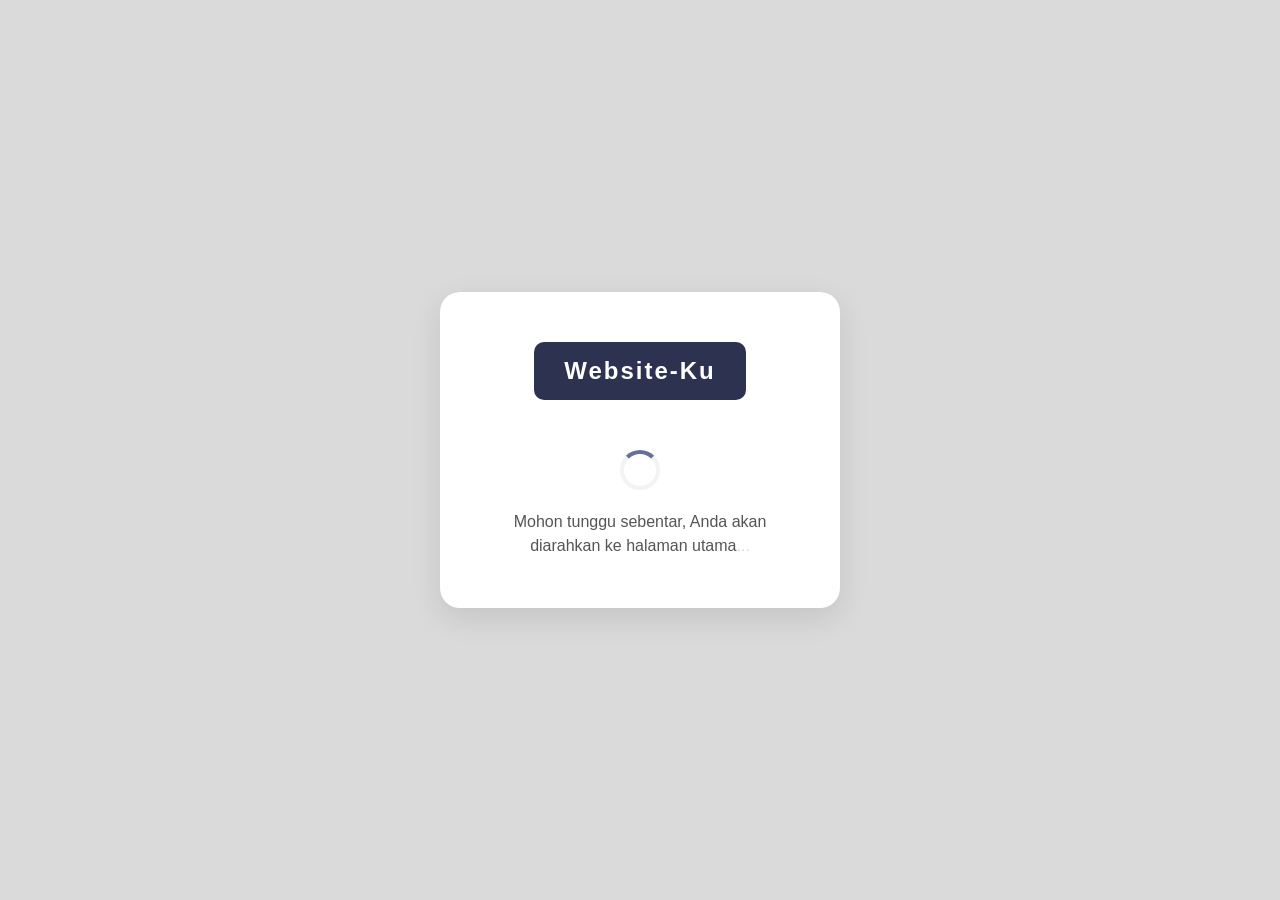
<file: index.html>
<!DOCTYPE html>
<html lang="id">
<head>
    <meta charset="UTF-8">
    <meta name="viewport" content="width=device-width, initial-scale=1.0">
    <title>Website-Ku</title>
    <link rel="stylesheet" href="https://cdnjs.cloudflare.com/ajax/libs/font-awesome/6.0.0/css/all.min.css">
    <style>

        * {
            margin: 0;
            padding: 0;
            box-sizing: border-box;
            font-family: 'Segoe UI', Tahoma, Geneva, Verdana, sans-serif;
        }

        body {
            background-color: #DADADA;
            height: 100vh;
            display: flex;
            justify-content: center;
            align-items: center;
        }

        .splash-container {
            text-align: center;
            background: white;
            padding: 50px;
            border-radius: 20px;
            box-shadow: 0 10px 30px rgba(0,0,0,0.1);
            max-width: 400px;
            width: 90%;
        }

        .header-logo {
            background-color: #2D3250;
            color: white;
            padding: 15px 30px;
            border-radius: 10px;
            display: inline-block;
            font-size: 24px;
            font-weight: bold;
            margin-bottom: 30px;
            letter-spacing: 2px;
        }

        .loader {
            border: 4px solid #f3f3f3;
            border-top: 4px solid #676F9D;
            border-radius: 50%;
            width: 40px;
            height: 40px;
            animation: spin 1s linear infinite;
            margin: 20px auto;
        }

        @keyframes spin {
            0% { transform: rotate(0deg); }
            100% { transform: rotate(360deg); }
        }

        p {
            color: #555;
            font-size: 16px;
            line-height: 1.5;
        }

        .dot-ani {
            animation: blink 1.4s infinite both;
        }

        .dot-ani:nth-child(2) { animation-delay: .2s; }
        .dot-ani:nth-child(3) { animation-delay: .4s; }

        @keyframes blink {
            0% { opacity: .2; }
            20% { opacity: 1; }
            100% { opacity: .2; }
        }
    </style>
</head>
<body>

    <div class="splash-container">
        <div class="header-logo">Website-Ku</div>
        
        <div class="loader"></div>
        
        <p>Mohon tunggu sebentar, Anda akan diarahkan ke halaman utama<span class="dot-ani">.</span><span class="dot-ani">.</span><span class="dot-ani">.</span></p>
    </div>

    <script>
        
        setTimeout(function() {
            window.location.href = "tentang.html";
        }, 6000);
    </script>

</body>
</html>
</file>
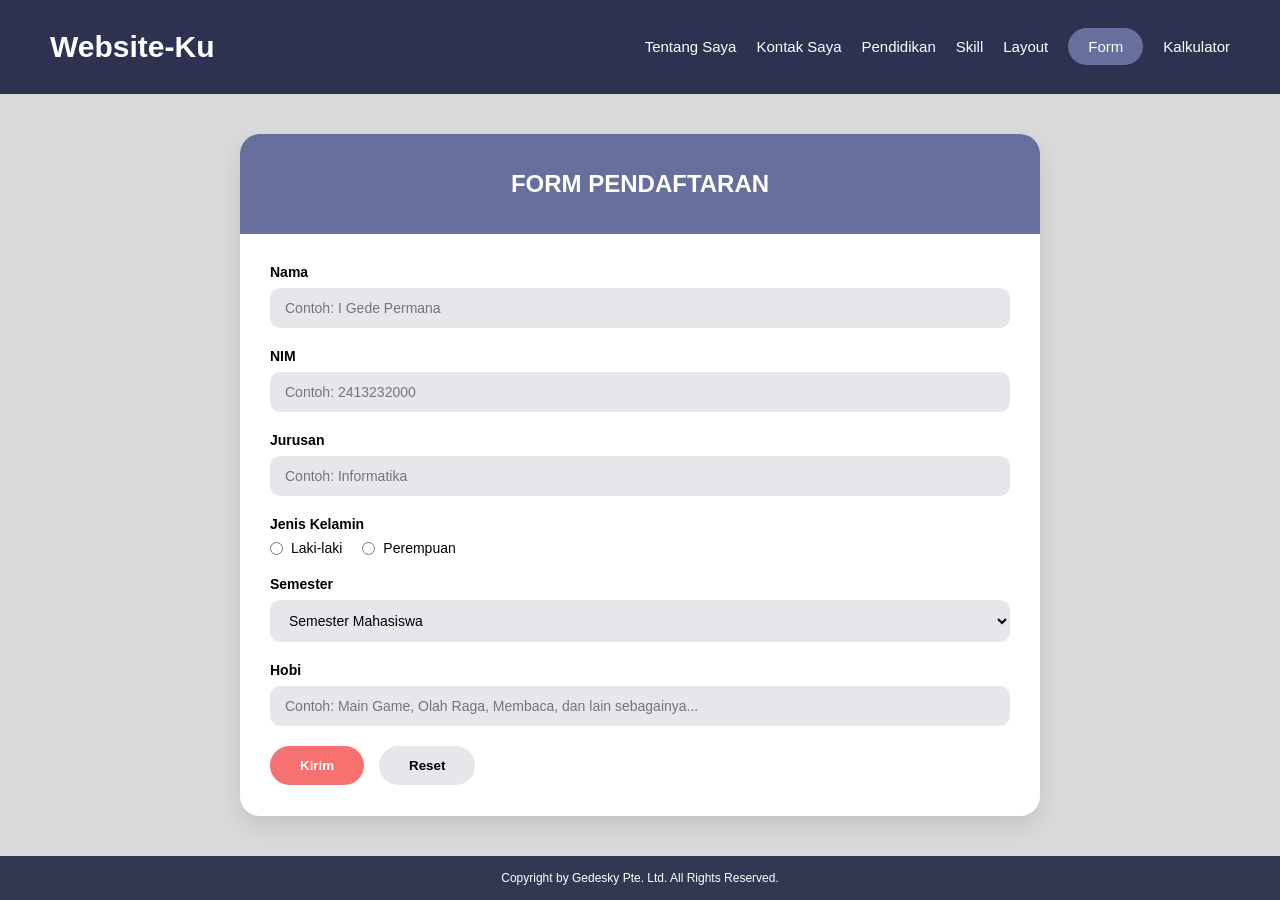
<file: form.html>
<!DOCTYPE html>
<html lang="id">
<head>
    <meta charset="UTF-8">
    <meta name="viewport" content="width=device-width, initial-scale=1.0">
    <title>Website-Ku</title>
    <link rel="stylesheet" href="style.css">
    <link rel="stylesheet" href="https://cdnjs.cloudflare.com/ajax/libs/font-awesome/6.0.0/css/all.min.css">
</head>
<body>

    <nav class="navbar">
        <div class="logo">Website-Ku</div>
        <ul class="nav-links">
            <li><a href="tentang.html">Tentang Saya</a></li>
            <li><a href="kontak.html">Kontak Saya</a></li>
            <li><a href="pendidikan.html">Pendidikan</a></li>
            <li><a href="skill.html">Skill</a></li>
            <li><a href="layout.html">Layout</a></li>
            <li><a href="form.html" class="active-button">Form</a></li>
            <li><a href="kalkulator.html">Kalkulator</a></li>
        </ul>
    </nav>

    <main class="container">
        <div class="profile-card">
            <div class="form-header">
                <h2>FORM PENDAFTARAN</h2>
            </div>

            <div class="content-white">

                <form action="#" id="pendaftaranForm" class="registration-form">
                    <div class="form-group">
                        <label>Nama</label>
                        <input type="text" placeholder="Contoh: I Gede Permana" required>
                    </div>

                    <div class="form-group">
                        <label>NIM</label>
                        <input type="text" placeholder="Contoh: 2413232000" required>
                    </div>

                    <div class="form-group">
                        <label>Jurusan</label>
                        <input type="text" placeholder="Contoh: Informatika" required>
                    </div>

                    <div class="form-group">
                        <label>Jenis Kelamin</label>
                        <div class="radio-group">
                            <label><input type="radio" name="gender" value="L"> Laki-laki</label>
                            <label><input type="radio" name="gender" value="P"> Perempuan</label>
                        </div>
                    </div>

                    <div class="form-group">
                        <label>Semester</label>
                        <select required>
                            <option value="" disabled selected>Semester Mahasiswa</option>
                            <option value="1">1</option>
                            <option value="2">2</option>
                            <option value="3">3</option>
                            <option value="4">4</option>
                            <option value="5">5</option>
                            <option value="6">6</option>
                            <option value="7">7</option>
                            <option value="8">8</option>
                        </select>
                    </div>

                    <div class="form-group">
                        <label>Hobi</label>
                        <input type="text" placeholder="Contoh: Main Game, Olah Raga, Membaca, dan lain sebagainya...">
                    </div>

                    <div class="button-group">
                        <button type="submit" class="btn-kirim">Kirim</button>
                        <button type="reset" class="btn-reset">Reset</button>
                    </div>
                </form>
            </div>

        </div>
    </main>

    <footer>
        Copyright by Gedesky Pte. Ltd. All Rights Reserved.
    </footer>
    <script src="script.js"></script>
</body>
</html>
</file>
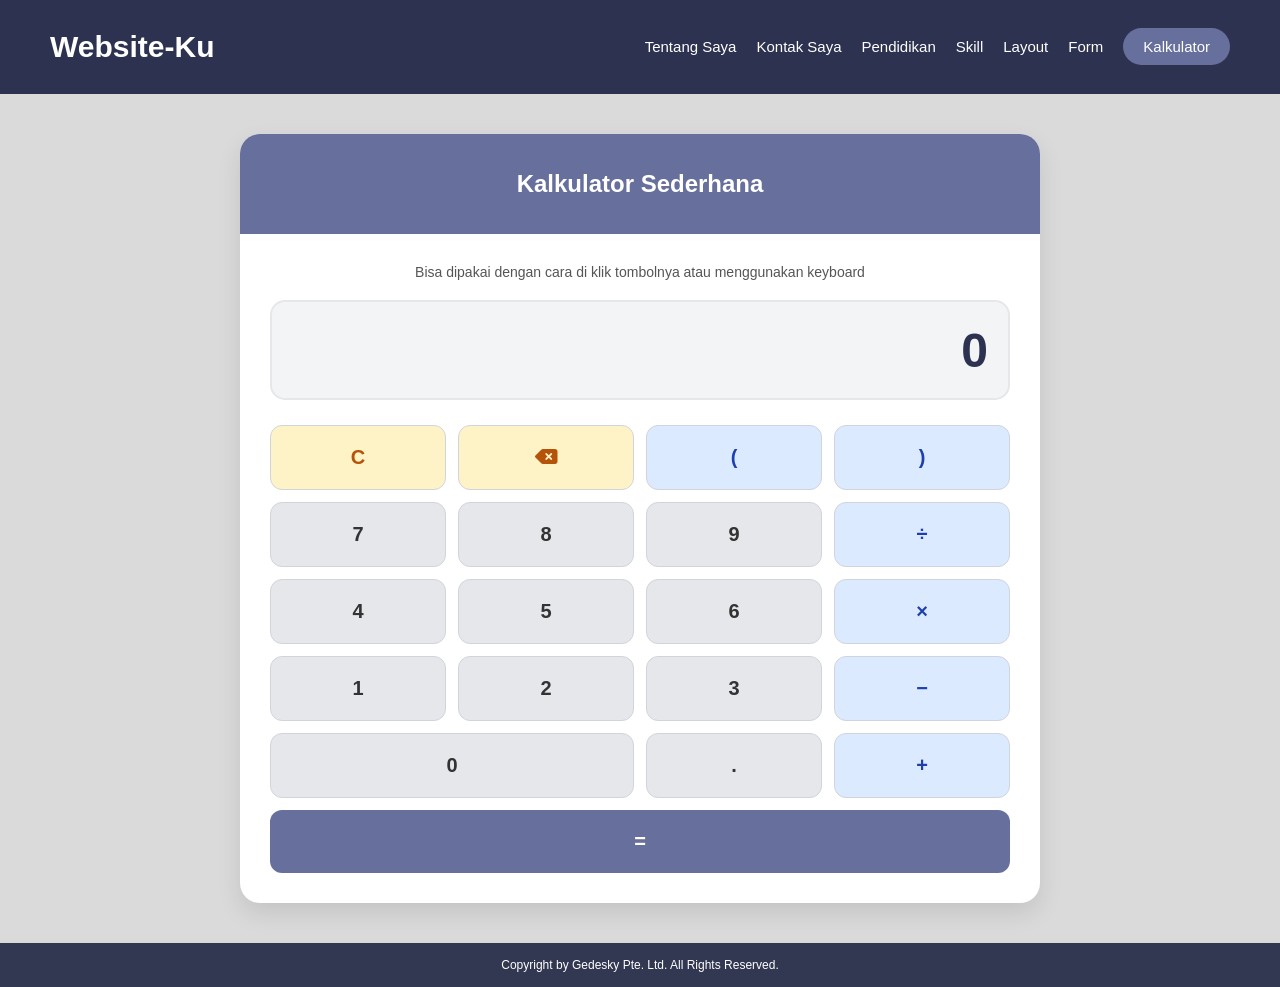
<file: kalkulator.html>
<!DOCTYPE html>
<html lang="id">
<head>
    <meta charset="UTF-8">
    <meta name="viewport" content="width=device-width, initial-scale=1.0">
    <title>Website-Ku</title>
    <link rel="stylesheet" href="style.css">
    <link rel="stylesheet" href="https://cdnjs.cloudflare.com/ajax/libs/font-awesome/6.0.0/css/all.min.css">
</head>
<body>

    <nav class="navbar">
        <div class="logo">Website-Ku</div>
        <ul class="nav-links">
            <li><a href="tentang.html">Tentang Saya</a></li>
            <li><a href="kontak.html">Kontak Saya</a></li>
            <li><a href="pendidikan.html">Pendidikan</a></li>
            <li><a href="skill.html">Skill</a></li>
            <li><a href="layout.html">Layout</a></li>
            <li><a href="form.html">Form</a></li>
            <li><a href="kalkulator.html" class="active-button">Kalkulator</a></li>
        </ul>
    </nav>

    <main class="container">
        <div class="profile-card calculator-card">
            <div class="form-header">
                <h2>Kalkulator Sederhana</h2>
            </div>

            <div class="content-white">
                <p style="text-align: center; font-weight: normal; color: #666; margin-bottom: 20px;">
                    Bisa dipakai dengan cara di klik tombolnya atau menggunakan keyboard
                </p>

            <div class="calc-display">
                <span id="display-screen">0</span>
            </div>

            <div class="calc-grid">
                <button class="btn-calc btn-gold" onclick="clearDisplay()">C</button>
                <button class="btn-calc btn-gold" onclick="deleteLast()"><i class="fa-solid fa-backspace"></i></button>
                <button class="btn-calc btn-blue" onclick="appendToDisplay('(')">(</button>
                <button class="btn-calc btn-blue" onclick="appendToDisplay(')')">)</button>

                <button class="btn-calc" onclick="appendToDisplay('7')">7</button>
                <button class="btn-calc" onclick="appendToDisplay('8')">8</button>
                <button class="btn-calc" onclick="appendToDisplay('9')">9</button>
                <button class="btn-calc btn-blue" onclick="appendToDisplay('/')">÷</button>

                <button class="btn-calc" onclick="appendToDisplay('4')">4</button>
                <button class="btn-calc" onclick="appendToDisplay('5')">5</button>
                <button class="btn-calc" onclick="appendToDisplay('6')">6</button>
                <button class="btn-calc btn-blue" onclick="appendToDisplay('*')">×</button>

                <button class="btn-calc" onclick="appendToDisplay('1')">1</button>
                <button class="btn-calc" onclick="appendToDisplay('2')">2</button>
                <button class="btn-calc" onclick="appendToDisplay('3')">3</button>
                <button class="btn-calc btn-blue" onclick="appendToDisplay('-')">−</button>

                <button class="btn-calc btn-zero" onclick="appendToDisplay('0')">0</button>
                <button class="btn-calc" onclick="appendToDisplay('.')">.</button>
                <button class="btn-calc btn-blue" onclick="appendToDisplay('+')">+</button>

                <button class="btn-calc btn-equal" onclick="calculateResult()">=</button>
            </div>

            <script src="kalkulator.js"></script>

            </div>
        </div>
    </main>

    <footer>
        Copyright by Gedesky Pte. Ltd. All Rights Reserved.
    </footer>
    <!-- <script src="script.js"></script> -->
</body>
</html>
</file>
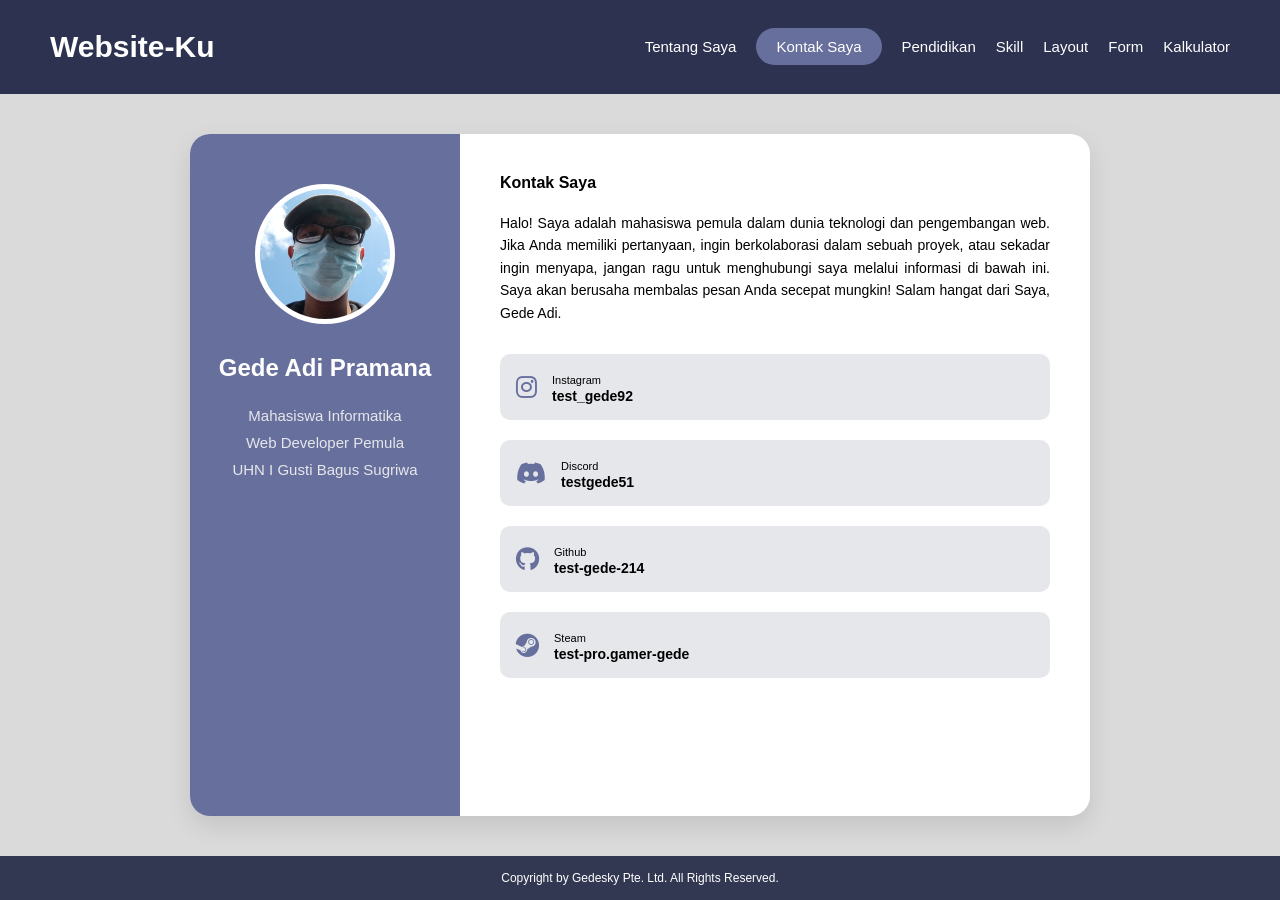
<file: kontak.html>
<!DOCTYPE html>
<html lang="id">
<head>
    <meta charset="UTF-8">
    <meta name="viewport" content="width=device-width, initial-scale=1.0">
    <title>Website-Ku</title>
    <link rel="stylesheet" href="style.css">
    <link rel="stylesheet" href="https://cdnjs.cloudflare.com/ajax/libs/font-awesome/6.0.0/css/all.min.css">
</head>
<body>

    <nav class="navbar">
        <div class="logo">Website-Ku</div>
        <ul class="nav-links">
            <li><a href="tentang.html">Tentang Saya</a></li>
            <li><a href="kontak.html" class="active-button">Kontak Saya</a></li>
            <li><a href="pendidikan.html">Pendidikan</a></li>
            <li><a href="skill.html">Skill</a></li>
            <li><a href="layout.html">Layout</a></li>
            <li><a href="form.html">Form</a></li>
            <li><a href="kalkulator.html">Kalkulator</a></li>
        </ul>
    </nav>

    <main class="container">
        <div class="profile-card layout-horizontal">
            <div class="sidebar-blue">
                <div class="photo-circle">
                    <img src="mahasiswa.jpg" alt="Foto Profil Mahasiswa">
                </div>
                <div class="sidebar-text">
                    <h4>Gede Adi Pramana</h4>
                    <p>Mahasiswa Informatika</p>
                    <p>Web Developer Pemula</p>
                    <p>UHN I Gusti Bagus Sugriwa</p>
                </div>
            </div>

            <div class="content-white">
                <div class="kontak-bio">
                    <h3>Kontak Saya</h3>
                    <p>Halo! Saya adalah mahasiswa pemula dalam dunia teknologi dan pengembangan web. Jika Anda memiliki pertanyaan, ingin berkolaborasi dalam sebuah proyek, atau sekadar ingin menyapa, jangan ragu untuk menghubungi saya melalui informasi di bawah ini. Saya akan berusaha membalas pesan Anda secepat mungkin! Salam hangat dari Saya, Gede Adi. </p>
                </div>

                <div class="info-grid">
                    <a href="https://www.instagram.com/" target="_blank" class="info-link">
                        <div class="info-item">
                            <i class="fa-brands fa-instagram icon"></i>
                            <div>
                                <small>Instagram</small>
                                <p>test_gede92</p>
                            </div>
                        </div>
                    </a>
                    <a href="https://www.discord.com/" target="_blank" class="info-link">
                        <div class="info-item">
                            <i class="fa-brands fa-discord icon"></i>
                            <div>
                                <small>Discord</small>
                                <p>testgede51</p>
                            </div>
                        </div>
                    </a>
                    <a href="https://www.github.com/" target="_blank" class="info-link">
                        <div class="info-item">
                            <i class="fa-brands fa-github icon"></i>
                            <div>
                                <small>Github</small>
                                <p>test-gede-214</p>
                            </div>
                        </div>
                    </a>
                    <a href="https://store.steampowered.com/" target="_blank" class="info-link">
                        <div class="info-item">
                            <i class="fa-brands fa-steam icon"></i>
                            <div>
                                <small>Steam</small>
                                <p>test-pro.gamer-gede</p>
                            </div>
                        </div>
                    </a>
                    
                </div>
            </div>
        </div>
    </main>

    <footer>
        Copyright by Gedesky Pte. Ltd. All Rights Reserved.
    </footer>

</body>
</html>
</file>
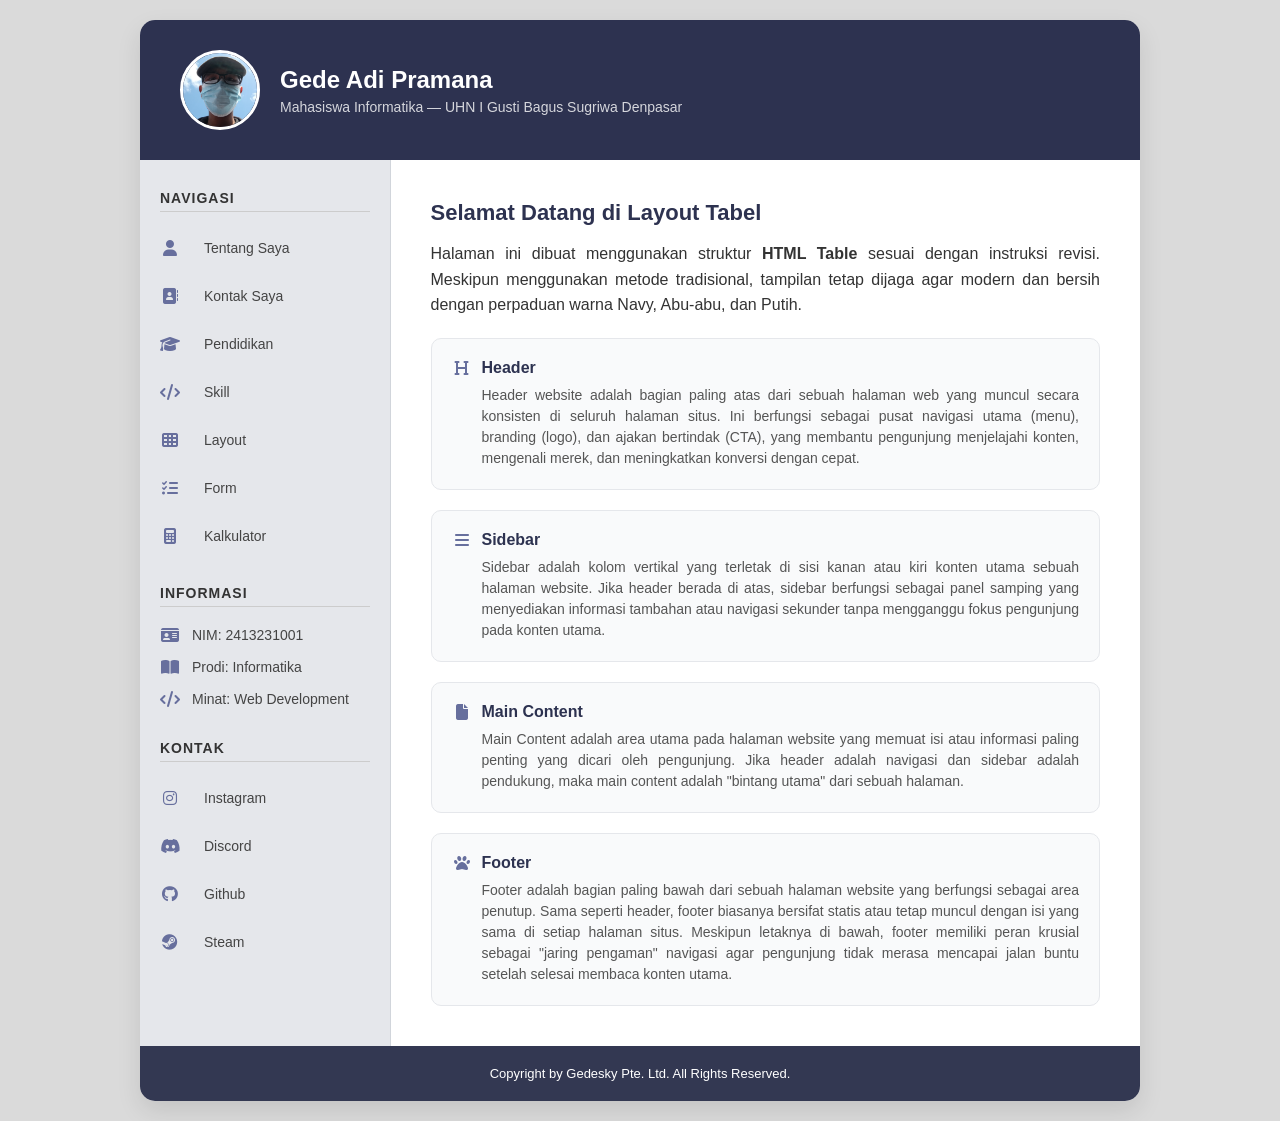
<file: layout.html>
<!DOCTYPE html>
<html lang="id">
<head>
    <meta charset="UTF-8">
    <meta name="viewport" content="width=device-width, initial-scale=1.0">
    <title>Website-Ku</title>
    <link rel="stylesheet" href="https://cdnjs.cloudflare.com/ajax/libs/font-awesome/6.5.1/css/all.min.css">
    <style>
        /* Reset Dasar */
        * {
            margin: 0;
            padding: 0;
            box-sizing: border-box;
            font-family: sans-serif;
        }

        body {
            background-color: #DADADA;
            padding: 20px;
            display: flex;
            justify-content: center;
        }

        .table-layout {
            width: 100%;
            max-width: 1000px;
            border-collapse: collapse;
            background-color: white;
            box-shadow: 0 10px 25px rgba(0,0,0,0.1);
            border-radius: 15px;
            overflow: hidden;
        }

        .header-section {
            background-color: #2D3250;
            padding: 30px 40px;
            color: white;
        }

        .header-content {
            display: flex;
            align-items: center;
            gap: 20px;
        }

        .header-logo {
            width: 80px;
            height: 80px;
            border-radius: 50%;
            overflow: hidden;
            border: 3px solid white;
            flex-shrink: 0;
        }

        .header-logo img {
            width: 100%;
            height: 100%;
            object-fit: cover;
        }

        .header-text h1 {
            font-size: 24px;
            margin-bottom: 5px;
        }

        .header-text p {
            font-size: 14px;
            opacity: 0.8;
        }

        .sidebar-section {
            width: 250px;
            background-color: #e5e7eb;
            vertical-align: top;
            padding: 30px 20px;
            border-right: 1px solid #d1d5db;
        }

        .sidebar-group {
            margin-bottom: 25px;
        }

        .sidebar-group h5 {
            color: #333;
            font-size: 14px;
            margin-bottom: 12px;
            border-bottom: 1px solid #ccc;
            padding-bottom: 5px;
            text-transform: uppercase;
            letter-spacing: 1px;
        }

        .sidebar-menu {
            list-style: none;
        }

        .sidebar-menu li {
            display: flex;
            align-items: center;
            color: #444;
            padding: 8px 0;
            font-size: 14px;
        }

        .sidebar-menu li a {
            text-decoration: none;
            color: #444;
            display: flex;
            align-items: center;
            gap: 12px;
            width: 100%;
            padding: 8px 0;
            transition: all 0.3s ease;
        }

        .sidebar-menu li i {
            width: 20px;
            text-align: center;
            color: #676F9D;
            font-size: 16px;
            margin-right: 12px;
        }

        .sidebar-menu li a i {
            width: 20px;
            text-align: center;
            color: #676F9D; 
            font-size: 16px;
        }

        .sidebar-menu li a:hover {
            color: #2D3250;
            padding-left: 5px;
        }

        .sidebar-menu li a:hover i {
            transform: scale(1.2);
        }

        .main-section {
            background-color: #ffffff;
            padding: 40px;
            vertical-align: top;
            color: #333;
        }

        .main-section h2 {
            font-size: 22px;
            color: #2D3250;
            margin-bottom: 15px;
        }

        .main-section p {
            line-height: 1.6;
            margin-bottom: 20px;
            text-align: justify;
        }


        .content-card {
            background-color: #f9fafb;
            border: 1px solid #e5e7eb;
            padding: 20px;
            border-radius: 10px;
            margin-top: 20px;
        }

        .content-card-title {
            display: flex;
            align-items: center;
            gap: 10px;
            margin-bottom: 8px;
            color: #2D3250;
        }

        .content-card-title i {
            color: #676F9D;
            width: 20px;
            text-align: center;
        }

        /* .content-card ul {
            list-style-type: none;
            padding: 0;
            margin: 0;
        }

        .content-card li {
            font-size: 14px;
            line-height: 1.6;
            color: #555;
            text-align: justify;
            margin-bottom: 10px;
        } */

        .content-description {
            padding-left: 30px;
            font-size: 14px;
            color: #555;
            line-height: 1.5;
            text-align: justify;
            list-style: none;
        }

        .footer-section {
            background-color: #333852;
            padding: 20px;
            text-align: center;
            color: white;
            font-size: 13px;
        }

        @media screen and (max-width: 768px) {
            .table-layout, 
            .table-layout tbody, 
            .table-layout tr, 
            .table-layout td {
                display: block;
                width: 100% !important;
            }

            .sidebar-section {
                border-right: none;
                border-bottom: 1px solid #d1d5db;
                padding: 20px;
            }

            .main-section {
                padding: 25px 15px;
            }

            .header-text h1 {
                font-size: 20px;
            }

            .content-description {
                padding-left: 0;
                margin-top: 5px;
            }
        }
    </style>
</head>
<body>

    <table class="table-layout">
        <tr>
            <td colspan="2" class="header-section">
                <div class="header-content">
                    <div class="header-logo">
                        <img src="mahasiswa.jpg" alt="Foto Adi">
                    </div>
                    <div class="header-text">
                        <h1>Gede Adi Pramana</h1>
                        <p>Mahasiswa Informatika — UHN I Gusti Bagus Sugriwa Denpasar</p>
                    </div>
                </div>
            </td>
        </tr>

        <tr>
            <td class="sidebar-section">
                <div class="sidebar-group">
                    <h5>Navigasi</h5>
                        <ul class="sidebar-menu">
                            <li><a href="tentang.html"><i class="fa-solid fa-user"></i> Tentang Saya</a></li>
                            <li><a href="kontak.html"><i class="fa-solid fa-address-book"></i> Kontak Saya</a></li>
                            <li><a href="pendidikan.html"><i class="fa-solid fa-graduation-cap"></i> Pendidikan</a></li>
                            <li><a href="skill.html"><i class="fa-solid fa-code"></i> Skill</a></li>
                            <li><a href="layout.html"><i class="fa-solid fa-table-cells"></i> Layout</a></li>
                            <li><a href="form.html"><i class="fa-solid fa-list-check"></i> Form</a></li>
                            <li><a href="kalkulator.html"><i class="fa-solid fa-calculator"></i> Kalkulator</a></li>
                        </ul>
                </div>
                    <div class="sidebar-group">
                        <h5>Informasi</h5>
                        <ul class="sidebar-menu">
                            <li><i class="fa-solid fa-id-card"></i> NIM: 2413231001</li>
                            <li><i class="fa-solid fa-book-open"></i> Prodi: Informatika</li>
                            <li><i class="fa-solid fa-code"></i> Minat: Web Development</li>
                        </ul>
                    </div>
                    <div class="sidebar-group">
                        <h5>Kontak</h5>
                        <ul class="sidebar-menu">
                            <li><a href="https://instagram.com/"><i class="fa-brands fa-instagram"></i> Instagram</a></li>
                            <li><a href="https://discord.com/"><i class="fa-brands fa-discord"></i> Discord</a></li>
                            <li><a href="https://github.com/"><i class="fa-brands fa-github"></i> Github</a></li>
                            <li><a href="https://store.steampowered.com/"><i class="fa-brands fa-steam"></i> Steam</a></li>
                        </ul>
                    </div>
            </td>

            <td class="main-section">
                <h2>Selamat Datang di Layout Tabel</h2>
                <p>
                    Halaman ini dibuat menggunakan struktur <b>HTML Table</b> sesuai dengan instruksi revisi. 
                    Meskipun menggunakan metode tradisional, tampilan tetap dijaga agar modern dan bersih 
                    dengan perpaduan warna Navy, Abu-abu, dan Putih.
                </p>
                <div class="content-card">
                    <div class="content-card-title">
                        <i class="fa-solid fa-header"></i><b>Header</b>
                    </div>
                    <div class="content-description">
                        <li>Header website adalah bagian paling atas dari sebuah halaman web yang muncul secara konsisten di seluruh halaman situs. Ini berfungsi sebagai pusat navigasi utama (menu), branding (logo), dan ajakan bertindak (CTA), yang membantu pengunjung menjelajahi konten, mengenali merek, dan meningkatkan konversi dengan cepat.</li>
                    </div>
                </div>
                <div class="content-card">
                    <div class="content-card-title">
                        <i class="fa-solid fa-bars"></i><b>Sidebar</b>
                    </div>
                    <div class="content-description">
                        <li>Sidebar adalah kolom vertikal yang terletak di sisi kanan atau kiri konten utama sebuah halaman website. Jika header berada di atas, sidebar berfungsi sebagai panel samping yang menyediakan informasi tambahan atau navigasi sekunder tanpa mengganggu fokus pengunjung pada konten utama.</li>
                    </div>
                </div>
                <div class="content-card">
                    <div class="content-card-title">
                        <i class="fa-solid fa-file"></i><b>Main Content</b>
                    </div>
                    <div class="content-description">
                        <li>Main Content adalah area utama pada halaman website yang memuat isi atau informasi paling penting yang dicari oleh pengunjung. Jika header adalah navigasi dan sidebar adalah pendukung, maka main content adalah "bintang utama" dari sebuah halaman.</li>
                    </div>
                </div>
                <div class="content-card">
                    <div class="content-card-title">
                        <i class="fa-solid fa-paw"></i><b>Footer</b>
                    </div>
                    <div class="content-description">
                        <Meskipun>Footer adalah bagian paling bawah dari sebuah halaman website yang berfungsi sebagai area penutup. Sama seperti header, footer biasanya bersifat statis atau tetap muncul dengan isi yang sama di setiap halaman situs. Meskipun letaknya di bawah, footer memiliki peran krusial sebagai "jaring pengaman" navigasi agar pengunjung tidak merasa mencapai jalan buntu setelah selesai membaca konten utama.</li>
                    </div>
                </div>
            </td>
        </tr>

        <tr>
            <td colspan="2" class="footer-section">
                Copyright by Gedesky Pte. Ltd. All Rights Reserved.
            </td>
        </tr>
    </table>

</body>
</html>
</file>
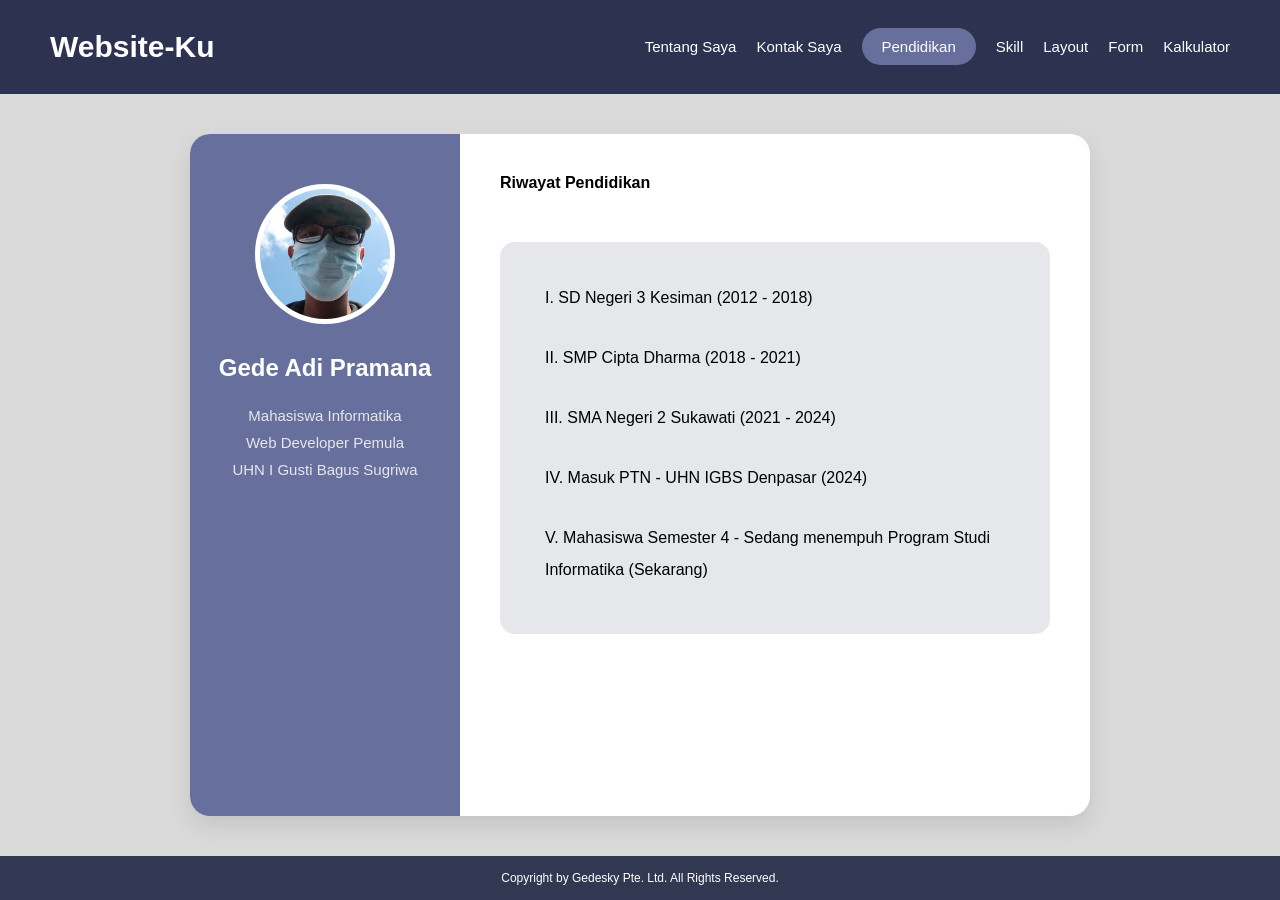
<file: pendidikan.html>
<!DOCTYPE html>
<html lang="id">
<head>
    <meta charset="UTF-8">
    <meta name="viewport" content="width=device-width, initial-scale=1.0">
    <title>Website-Ku</title>
    <link rel="stylesheet" href="style.css">
    <link rel="stylesheet" href="https://cdnjs.cloudflare.com/ajax/libs/font-awesome/6.0.0/css/all.min.css">
</head>
<body>

    <nav class="navbar">
        <div class="logo">Website-Ku</div>
        <ul class="nav-links">
            <li><a href="tentang.html">Tentang Saya</a></li>
            <li><a href="kontak.html">Kontak Saya</a></li>
            <li><a href="pendidikan.html" class="active-button">Pendidikan</a></li>
            <li><a href="skill.html">Skill</a></li>
            <li><a href="layout.html">Layout</a></li>
            <li><a href="form.html">Form</a></li>
            <li><a href="kalkulator.html">Kalkulator</a></li>
        </ul>
    </nav>

    <main class="container">
        <div class="profile-card layout-horizontal">
            <div class="sidebar-blue">
                <div class="photo-circle">
                    <img src="mahasiswa.jpg" alt="Foto Profil Mahasiswa">
                </div>
                <div class="sidebar-text">
                    <h4>Gede Adi Pramana</h4>
                    <p>Mahasiswa Informatika</p>
                    <p>Web Developer Pemula</p>
                    <p>UHN I Gusti Bagus Sugriwa</p>
                </div>
            </div>

            <div class="content-white">
                <h3>Riwayat Pendidikan</h3>
                
                <div class="pendidikan-box">
                    <ol class="pendidikan-list">
                        <li>SD Negeri 3 Kesiman (2012 - 2018)</li>
                        <li>SMP Cipta Dharma (2018 - 2021)</li>
                        <li>SMA Negeri 2 Sukawati (2021 - 2024)</li>
                        <li>Masuk PTN - UHN IGBS Denpasar (2024)</li>
                        <li>Mahasiswa Semester 4 - Sedang menempuh Program Studi Informatika (Sekarang)</li>
                    </ol>
                </div>
            </div>

        </div>
    </main>

    <footer>
        Copyright by Gedesky Pte. Ltd. All Rights Reserved.
    </footer>

</body>
</html>
</file>
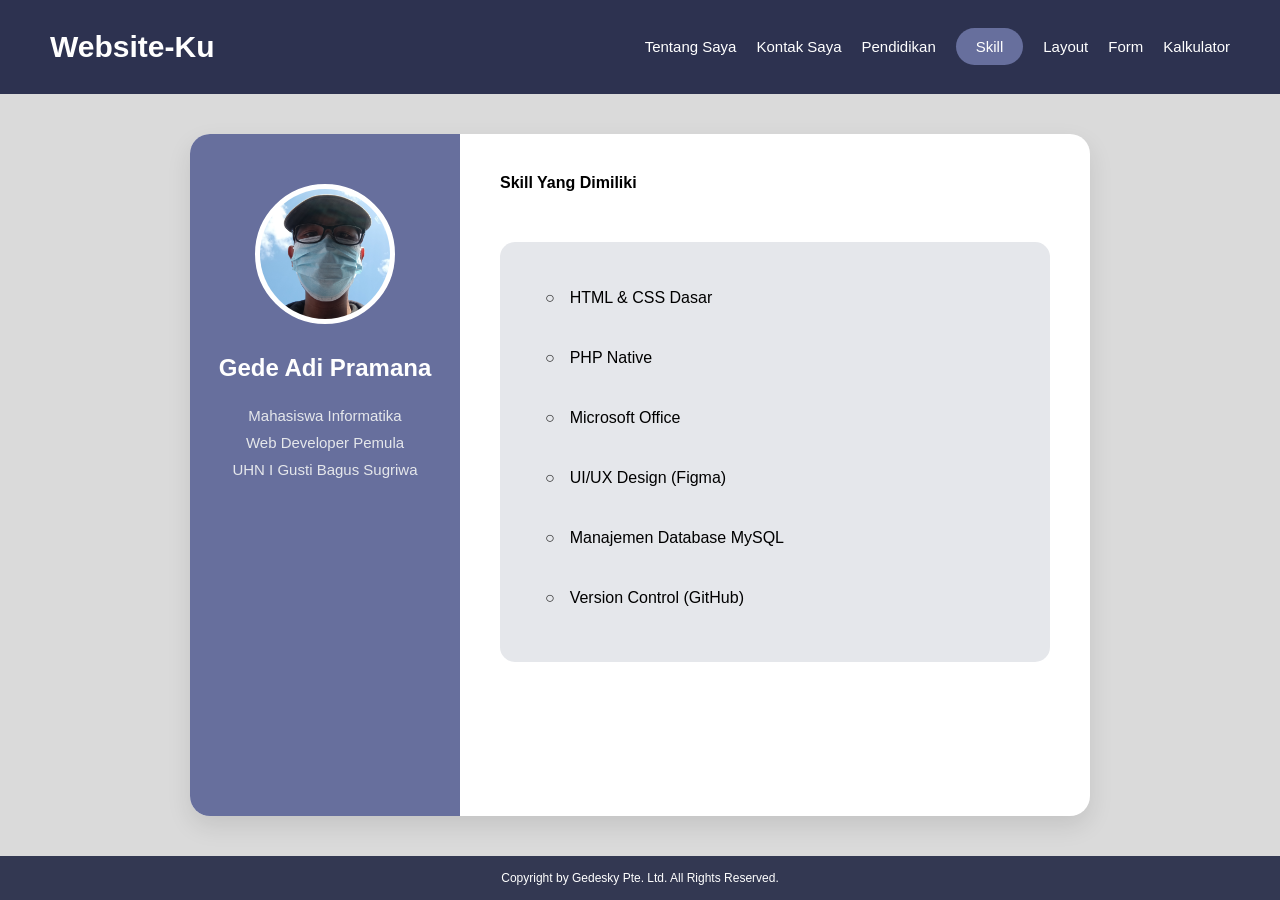
<file: skill.html>
<!DOCTYPE html>
<html lang="id">
<head>
    <meta charset="UTF-8">
    <meta name="viewport" content="width=device-width, initial-scale=1.0">
    <title>Website-Ku</title>
    <link rel="stylesheet" href="style.css">
    <link rel="stylesheet" href="https://cdnjs.cloudflare.com/ajax/libs/font-awesome/6.5.1/css/all.min.css">
</head>
<body>

    <nav class="navbar">
        <div class="logo">Website-Ku</div>
        <ul class="nav-links">
            <li><a href="tentang.html">Tentang Saya</a></li>
            <li><a href="kontak.html">Kontak Saya</a></li>
            <li><a href="pendidikan.html">Pendidikan</a></li>
            <li><a href="skill.html" class="active-button">Skill</a></li>
            <li><a href="layout.html">Layout</a></li>
            <li><a href="form.html">Form</a></li>
            <li><a href="kalkulator.html">Kalkulator</a></li>
        </ul>
    </nav>

    <main class="container">
        <div class="profile-card layout-horizontal">
            <div class="sidebar-blue">
                <div class="photo-circle">
                    <img src="mahasiswa.jpg" alt="Foto Profil Mahasiswa">
                </div>
                <div class="sidebar-text">
                    <h4>Gede Adi Pramana</h4>
                    <p>Mahasiswa Informatika</p>
                    <p>Web Developer Pemula</p>
                    <p>UHN I Gusti Bagus Sugriwa</p>
                </div>
            </div>

            <div class="content-white">
                <h3>Skill Yang Dimiliki</h3>
                
                <div class="skill-box">
                    <ul class="skill-list">
                        <li>HTML & CSS Dasar <i class="fa-brands fa-html5 skill-icon"></i></li>
                        <li>PHP Native <i class="fa-brands fa-php skill-icon"></i></li>
                        <li>Microsoft Office <i class="fa-brands fa-microsoft skill-icon"></i></li>
                        <li>UI/UX Design (Figma) <i class="fa-brands fa-figma skill-icon"></i></li>
                        <li>Manajemen Database MySQL <i class="fa-solid fa-database skill-icon"></i></li>
                        <li>Version Control (GitHub) <i class="fa-brands fa-github skill-icon"></i></li>
                    </ul>
                </div>
            </div>

        </div>
    </main>

    <footer>
        Copyright by Gedesky Pte. Ltd. All Rights Reserved.
    </footer>

</body>
</html>
</file>
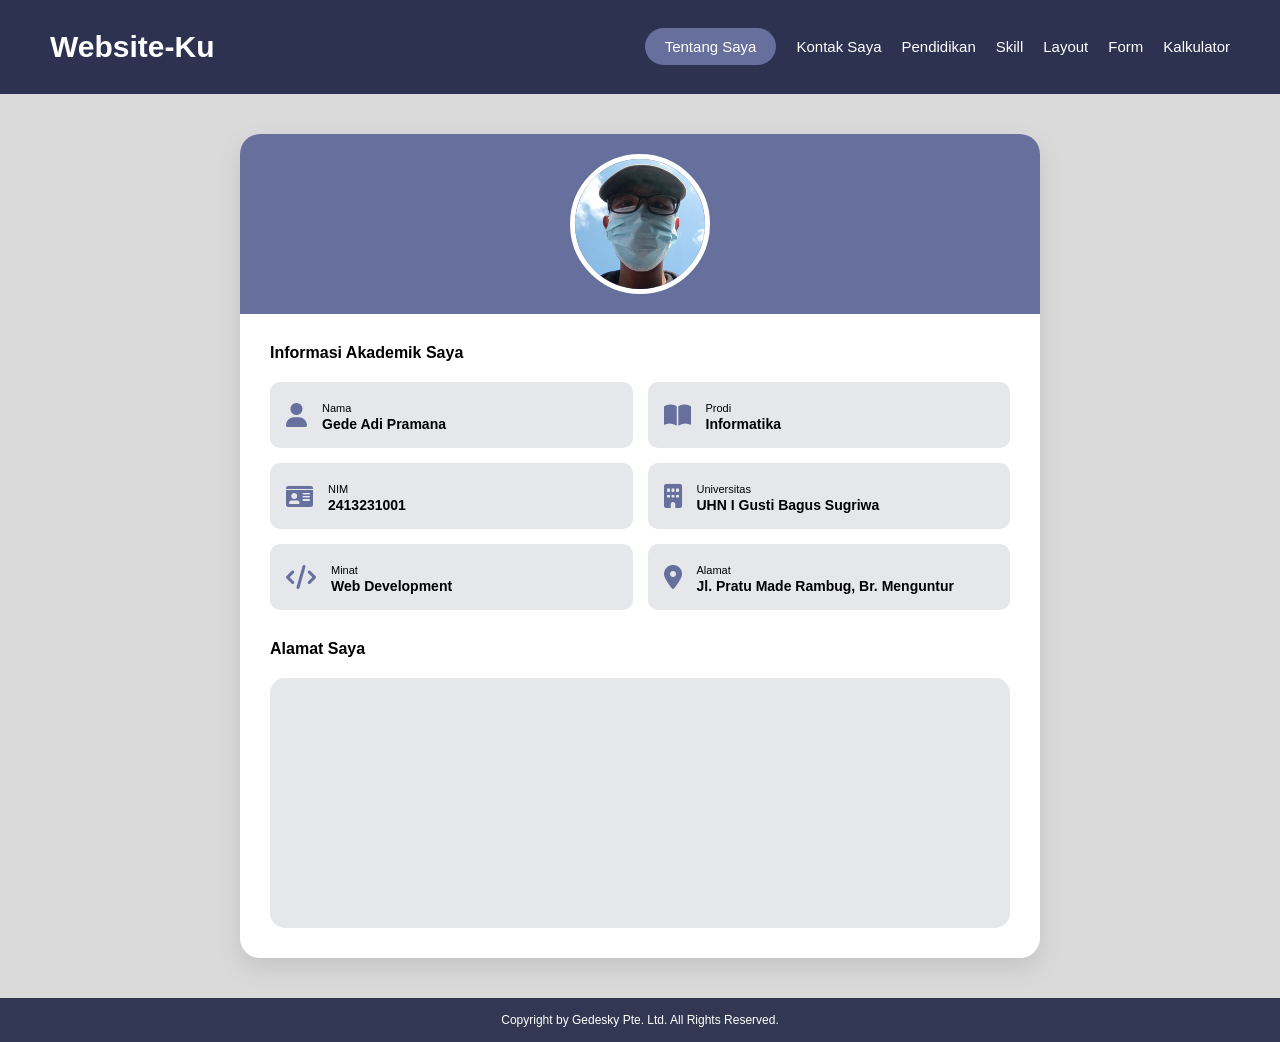
<file: tentang.html>
<!DOCTYPE html>
<html lang="id">
<head>
    <meta charset="UTF-8">
    <meta name="viewport" content="width=device-width, initial-scale=1.0">
    <title>Website-Ku</title>
    <link rel="stylesheet" href="style.css">
    <link rel="stylesheet" href="https://cdnjs.cloudflare.com/ajax/libs/font-awesome/6.0.0/css/all.min.css">
</head>
<body>

    <nav class="navbar">
        <div class="logo">Website-Ku</div>
        <ul class="nav-links">
            <li><a href="tentang.html" class="active-button">Tentang Saya</a></li>
            <li><a href="kontak.html">Kontak Saya</a></li>
            <li><a href="pendidikan.html">Pendidikan</a></li>
            <li><a href="skill.html">Skill</a></li>
            <li><a href="layout.html">Layout</a></li>
            <li><a href="form.html">Form</a></li>
            <li><a href="kalkulator.html">Kalkulator</a></li>
        </ul>
    </nav>

    <main class="container">
        <div class="profile-card">
            <div class="header-blue">
                <div class="photo-circle">
                    <img src="mahasiswa.jpg" alt="Foto Profil Mahasiswa">
                </div>
            </div>

            <div class="content-white">
                <h3>Informasi Akademik Saya</h3>
                <div class="info-grid">
                    <div class="info-item">
                        <i class="fas fa-user icon"></i>
                        <div><small>Nama</small><p>Gede Adi Pramana</p></div>
                    </div>
                    <div class="info-item">
                        <i class="fa-solid fa-book-open icon"></i>
                        <div><small>Prodi</small><p>Informatika</p></div>
                    </div>
                    <div class="info-item">
                        <i class="fa-solid fa-id-card icon"></i>
                        <div><small>NIM</small><p>2413231001</p></div>
                    </div>
                    <div class="info-item">
                        <i class="fa-solid fa-building icon"></i>
                        <div><small>Universitas</small><p>UHN I Gusti Bagus Sugriwa</p></div>
                    </div>
                    <div class="info-item">
                        <i class="fa-solid fa-code icon"></i>
                        <div><small>Minat</small><p>Web Development</p></div>
                    </div>
                    <div class="info-item">
                        <i class="fa-solid fa-location-dot icon"></i>
                        <div><small>Alamat</small><p>Jl. Pratu Made Rambug, Br. Menguntur</p></div>
                    </div>
                </div>
                <h3>Alamat Saya</h3>
                <div class="maps-placeholder">
                    <iframe src="https://www.google.com/maps/embed?pb=!1m18!1m12!1m3!1d3076.58419063145!2d115.25848717374105!3d-8.634131187776967!2m3!1f0!2f0!3f0!3m2!1i1024!2i768!4f13.1!3m3!1m2!1s0x2dd23fed22f476dd%3A0xc402c6ca48b04733!2sBanjar%20Menguntur%20Batubulan!5e1!3m2!1sen!2sid!4v1773991525876!5m2!1sen!2sid" style="border:0;" allowfullscreen="" loading="lazy" referrerpolicy="no-referrer-when-downgrade"></iframe>
                </div>
            </div>
        </div>
    </main>

    <footer>
        Copyright by Gedesky Pte. Ltd. All Rights Reserved.
    </footer>

</body>
</html>
</file>
<file: style.css>
/* Reset Dasar */
* {
    margin: 0;
    padding: 0;
    box-sizing: border-box;
    font-family: sans-serif;
}
body {
    /* background-image: url('mahasiswa.jpg'); 
    background-size: cover;
    background-position: center; */
    
    background-color: #DADADA;
    display: flex;
    flex-direction: column;
    min-height: 100vh;
}

/* Navbar */
.navbar {
    background-color: #2D3250;
    padding: 30px 50px;
    display: flex;
    justify-content: space-between;
    align-items: center;
    color: white;
}

.nav-links {
    list-style: none;
    display: flex;
    gap: 20px;
}

.nav-links a {
    color: white;
    text-decoration: none;
    font-size: 15px;
    transition: all 0.5s ease;
    padding-bottom: 10px;
}

.nav-links a:hover {
    color: #719fe4;
    border-bottom: 2px solid #719fe4;
}

@keyframes floating {
    0% { transform: translateY(0px); }
    50% { transform: translateY(-15px); }
    100% { transform: translateY(0px); }
}

.logo {
    font-weight: bold;
    font-size: 30px;
    display: inline-block;
    animation: floating 3s ease-in-out infinite;
}

.active-button {
    background-color: #676F9D;
    padding: 10px 20px;
    border-radius: 20px;
    pointer-events: none;
}


/* Main Container */
.container {
    flex: 1;
    padding: 40px;
    display: flex;
    justify-content: center;
}

@keyframes fadeInUp {
    from {
        opacity: 0;
        transform: translateY(30px);
    }
    to {
        opacity: 1;
        transform: translateY(0);
    }
}

.profile-card {
    background: white;
    width: 100%;
    max-width: 800px;
    border-radius: 20px;
    overflow: hidden;
    box-shadow: 0 10px 25px rgba(0,0,0,0.1);
    animation: fadeInUp 1s ease-out;
}

/* Header Biru & Foto */
.header-blue {
    background-color: #676F9D;
    height: 180px;
    position: relative; 
    display: flex; 
    justify-content: center; 
    align-items: center; 
}

.photo-circle { 
    width: 140px; 
    height: 140px; 
    background: white; 
    border-radius: 50%; 
    display: flex; 
    justify-content: center; 
    align-items: center; 
    border: 5px solid white; 
    overflow: hidden;
    position: relative; 
}

.photo-circle img {
    width: 100%;
    height: 100%;
    object-fit: cover;
}


/* Konten */
.content-white { 
    padding: 30px; 
}

h3 { 
    margin-bottom: 20px; 
    font-size: 16px; 
    color: #000000; 
}


/* Grid Informasi */
.info-grid {
    display: grid; 
    grid-template-columns: 1fr 1fr; 
    gap: 15px; 
    margin-bottom: 30px; 
}

.info-item { 
    background: #e5e7eb; 
    padding: 15px; 
    border-radius: 10px; 
    display: flex; 
    align-items: center; 
    gap: 15px;
    transition: all 0.4s cubic-bezier(0.175, 0.885, 0.32, 1.275);
    cursor: pointer;
    border: 1px solid transparent;
}

.info-item:hover {
    background: #e5e7eb;
    transform: translateY(-8px);
    box-shadow: 0 10px 20px rgba(0, 0, 0, 0.15);     
    border-color: #6b729e;
}

.info-item:hover .icon{
    animation: icon-spin 2s linear infinite;
    color: #6b729e;
    transform: scale(1.1);
}

@keyframes icon-spin {
    0% {
        transform: perspective(400px) rotateY(0deg);
    }
    100% {
        transform: perspective(400px) rotateY(360deg);
    }
}

.icon { 
    font-size: 24px; 
    color: #676F9D;
    display: inline-block;
    transition: transform 0.5s ease;
    /* animation: icon-spin 5s linear infinite; */
    backface-visibility: visible;
}

/* .icon:hover {
    animation: icon-spin 2s linear infinite;
} */

small { 
    color: #000000; 
    font-size: 11px; 
}
p { 
    font-weight: bold; 
    font-size: 14px; 
}


/* Maps */
.maps-placeholder { 
    background: #e5e7eb; 
    height: 250px; 
    border-radius: 15px; 
    display: flex;
    overflow: hidden;
    position: relative;

    /* justify-content: center; 
    align-items: center; 
    font-weight: bold; 
    color: #555;  */
}

.maps-placeholder iframe {
    width: 100%;
    height: 250px;
    border: none;
}


/* --- CSS untuk Layout Horizontal --- */

.layout-horizontal {
    display: flex;
    flex-direction: row;
    min-height: 500px;
    max-width: 900px;
}

.sidebar-blue {
    background-color: #676F9D; 
    width: 30%;
    display: flex;
    flex-direction: column;
    align-items: center;
    padding-top: 50px;
    gap: 30px;
}

.sidebar-text {
    display: flex;
    flex-direction: column;
    gap: 10px;
    color: #ffffff;
    text-align: center;
}

.sidebar-text h4 {
    font-size: 24px;
    padding-bottom: 15px;
}

.sidebar-text p {
    color: #e5e7eb;
    font-weight: normal;
    font-size: 15px;
}

.layout-horizontal .content-white {
    width: 70%;
    padding: 40px;
    display: flex;
    flex-direction: column;
    gap: 30px;
}

.kontak-bio p {
    font-weight: normal;
    line-height: 1.6;
    color: #000000;
    margin-top: 10px;
    text-align: justify;
}

.layout-horizontal .info-grid {
    display: grid;
    grid-template-columns: 1fr;
    gap: 20px;
}

.info-link {
    text-decoration: none;
    color: inherit; 
    display: block;
}

.info-link:hover {
    text-decoration: none;
}


.pendidikan-box {
    background-color: #e5e7eb;
    padding: 30px;
    border-radius: 15px;
    min-height: 300px;
}

.pendidikan-list {
    list-style-type: upper-roman;
    list-style-position: inside;
    color: #000;
    font-size: 16px;
    line-height: 2;
}

.pendidikan-list li {
    /* margin-bottom: 10px;
    font-weight: 500; */

    /* display: flex; */
    /* justify-content: space-between; */
    align-items: center;
    padding: 10px 15px;
    margin-bottom: 8px;
    border-radius: 8px;
    transition: all 0.3s ease;
    cursor: pointer;
    position: relative;
}

@keyframes floating-pendidikan {
    0% { transform: translateY(0px); }
    50% { transform: translateY(-15px); }
    100% { transform: translateY(0px); }
}

.pendidikan-list li:hover {
    /* transform: translateY(-8px);
    box-shadow: 0 10px 20px rgba(0, 0, 0, 0.15);
    border: 1px solid transparent; 
    border-color: #333852;
    padding: 5px;
    animation: floating-pendidikan 2s ease-in-out infinite; */

    transform: translateY(-8px);
    box-shadow: 0 10px 20px rgba(0, 0, 0, 0.15);
    border: 1px solid transparent; 
    border-color: #333852;
    padding: 5px;
    animation: floating-pendidikan 2s ease-in-out infinite;
    padding-left: 5px;
    background-color: #f0f2f5;
}




.skill-box {
    background-color: #e5e7eb;
    padding: 30px;
    border-radius: 15px;
    min-height: 300px;
}

.skill-list {
    list-style-type: circle;
    list-style-position: inside;
    color: #000;
    font-size: 16px;
    line-height: 2;
}

.skill-list li {
    /* margin-bottom: 10px;
    font-weight: 500; */

    /* display: flex;
    align-items: center;
    gap: 10px;
    cursor: pointer;
    transition: all 0.3s ease; */

    display: flex;
    /* justify-content: space-between; */
    align-items: center;
    padding: 10px 15px;
    margin-bottom: 8px;
    border-radius: 8px;
    transition: all 0.3s ease;
    cursor: pointer;
    list-style: none;
    position: relative;
}

.skill-list li::before {
    content: "○";
    margin-right: 15px;
    color: #333;
    font-weight: bold;
    flex-shrink: 0;
}

@keyframes floating-skill {
    0% { transform: translateY(0px); }
    50% { transform: translateY(-15px); }
    100% { transform: translateY(0px); }
}

.skill-list li:hover {
    transform: translateY(-8px);
    box-shadow: 0 10px 20px rgba(0, 0, 0, 0.15);
    border: 1px solid transparent; 
    border-color: #333852;
    padding: 5px;
    animation: floating-skill 2s ease-in-out infinite;
    padding-left: 5px;
    background-color: #f0f2f5;
}

.skill-icon {
    /* font-size: 16px;
    color: #676F9D;
    padding-right: 5px; */

    /* opacity: 0;   
    transform: scale(0);
    color: #676F9D;
    font-size: 20px;
    transition: all 0.5s ease;
    display: inline-block; */

    margin-left: auto;
    opacity: 0;
    transform: scale(0);
    color: #676F9D;
    font-size: 22px;
    transition: all 0.4s ease;
}

.skill-list li:hover .skill-icon {
    /* opacity: 1;
    transform: scale(1);
    animation: icon-spin 2s linear infinite; */

    opacity: 1;
    transform: scale(1);
    animation: icon-spin 2s linear infinite;
}




.form-header {
    background-color: #676F9D;
    height: 100px;
    position: relative; 
    display: flex; 
    justify-content: center; 
    align-items: center;
    font-size: 16px;
    color: white;
}

.form-group {
    margin-bottom: 20px;
    display: flex;
    flex-direction: column;
    gap: 8px;
}

.form-group label {
    font-weight: bold;
    font-size: 14px;
}

.form-group input[type="text"], 
.form-group select {
    width: 100%;
    padding: 12px 15px;
    border: none;
    border-radius: 10px;
    background-color: #e5e7eb;
    font-size: 14px;
}

/* .form-semester p {
    color: #626c80;
} */

.radio-group {
    display: flex;
    gap: 20px;
}

.radio-group label {
    font-weight: normal;
    display: flex;
    align-items: center;
    gap: 8px;
}

.button-group {
    display: flex;
    gap: 15px;
    margin-top: 10px;
}

.btn-kirim, .btn-reset {
    padding: 12px 30px;
    border: none;
    border-radius: 20px;
    color: white;
    cursor: pointer;
    font-weight: bold;
    transition: 0.3s;
}

.btn-kirim {
    background-color: #f87171;
}

.btn-reset {
    background-color: #e5e7eb;
    color: black !important;
}

.btn-kirim:hover, .btn-reset:hover {
    opacity: 0.8;
}


/* Container kalkulator */
.calculator-card {
    background-color: #ffffff !important;
}

.calculator-card h2 {
    color: white !important;
}

.calculator-card p {
    color: #555 !important;
}


.calc-display {
    background-color: #f3f4f6;
    height: 100px;
    border-radius: 15px;
    display: flex;
    justify-content: flex-end;
    align-items: center;
    padding: 20px;
    margin-bottom: 25px;
    border: 2px solid #e5e7eb;
}

#display-screen {
    color: #2d3250;
    font-size: 48px;
    font-weight: bold;
}

.calc-grid {
    display: grid;
    grid-template-columns: repeat(4, 1fr);
    gap: 12px;
}

.btn-calc {
    background-color: #e5e7eb;
    border: 1px solid #d1d5db;
    color: #333;
    padding: 20px;
    font-size: 20px;
    font-weight: bold;
    border-radius: 12px;
    cursor: pointer;
    transition: all 0.2s ease;
}

.btn-calc:hover {
    background-color: #d1d5db;
    transform: translateY(-2px);
}

.btn-zero {
    grid-column: span 2;
}

.btn-equal {
    grid-column: span 4;
    background-color: #676F9D;
    color: white;
    border: none;
}

.btn-equal:hover {
    background-color: #4f5682;
}

.btn-gold {
    color: #b45309;
    background-color: #fef3c7;
}

.btn-blue {
    color: #1e40af;
    background-color: #dbeafe;
}



footer { background-color: #333852; color: white; text-align: center; padding: 15px; font-size: 12px; }




/* --- RESPONSIVE DESIGN (Android & Tablet) --- */

@media screen and (max-width: 768px) {
    
    .navbar {
        flex-direction: column;
        padding: 20px;
        gap: 15px;
        text-align: center;
    }

    .nav-links {
        flex-wrap: wrap;
        justify-content: center;
        gap: 10px;
    }

    .layout-horizontal {
        flex-direction: column;
        min-height: auto;
    }

    .sidebar-blue {
        width: 100%;
        padding: 30px 20px;
    }

    .layout-horizontal .content-white {
        width: 100%;
        padding: 25px;
    }

    .info-grid {
        grid-template-columns: 1fr;
    }

    .container {
        padding: 15px;
    }

    .profile-card {
        max-width: 100%;
    }
}

@media screen and (max-width: 480px) {
    
    .logo {
        font-size: 24px;
    }

    .nav-links a {
        font-size: 12px;
    }

    .header-blue, .form-header {
        height: 120px;
    }

    .calc-grid {
        gap: 8px;
    }

    .btn-calc {
        padding: 15px 5px;
        font-size: 16px;
    }

    #display-screen {
        font-size: 32px;
    }

    .button-group {
        flex-direction: column;
    }

    .btn-kirim, .btn-reset {
        width: 100%;
    }
}
</file>
